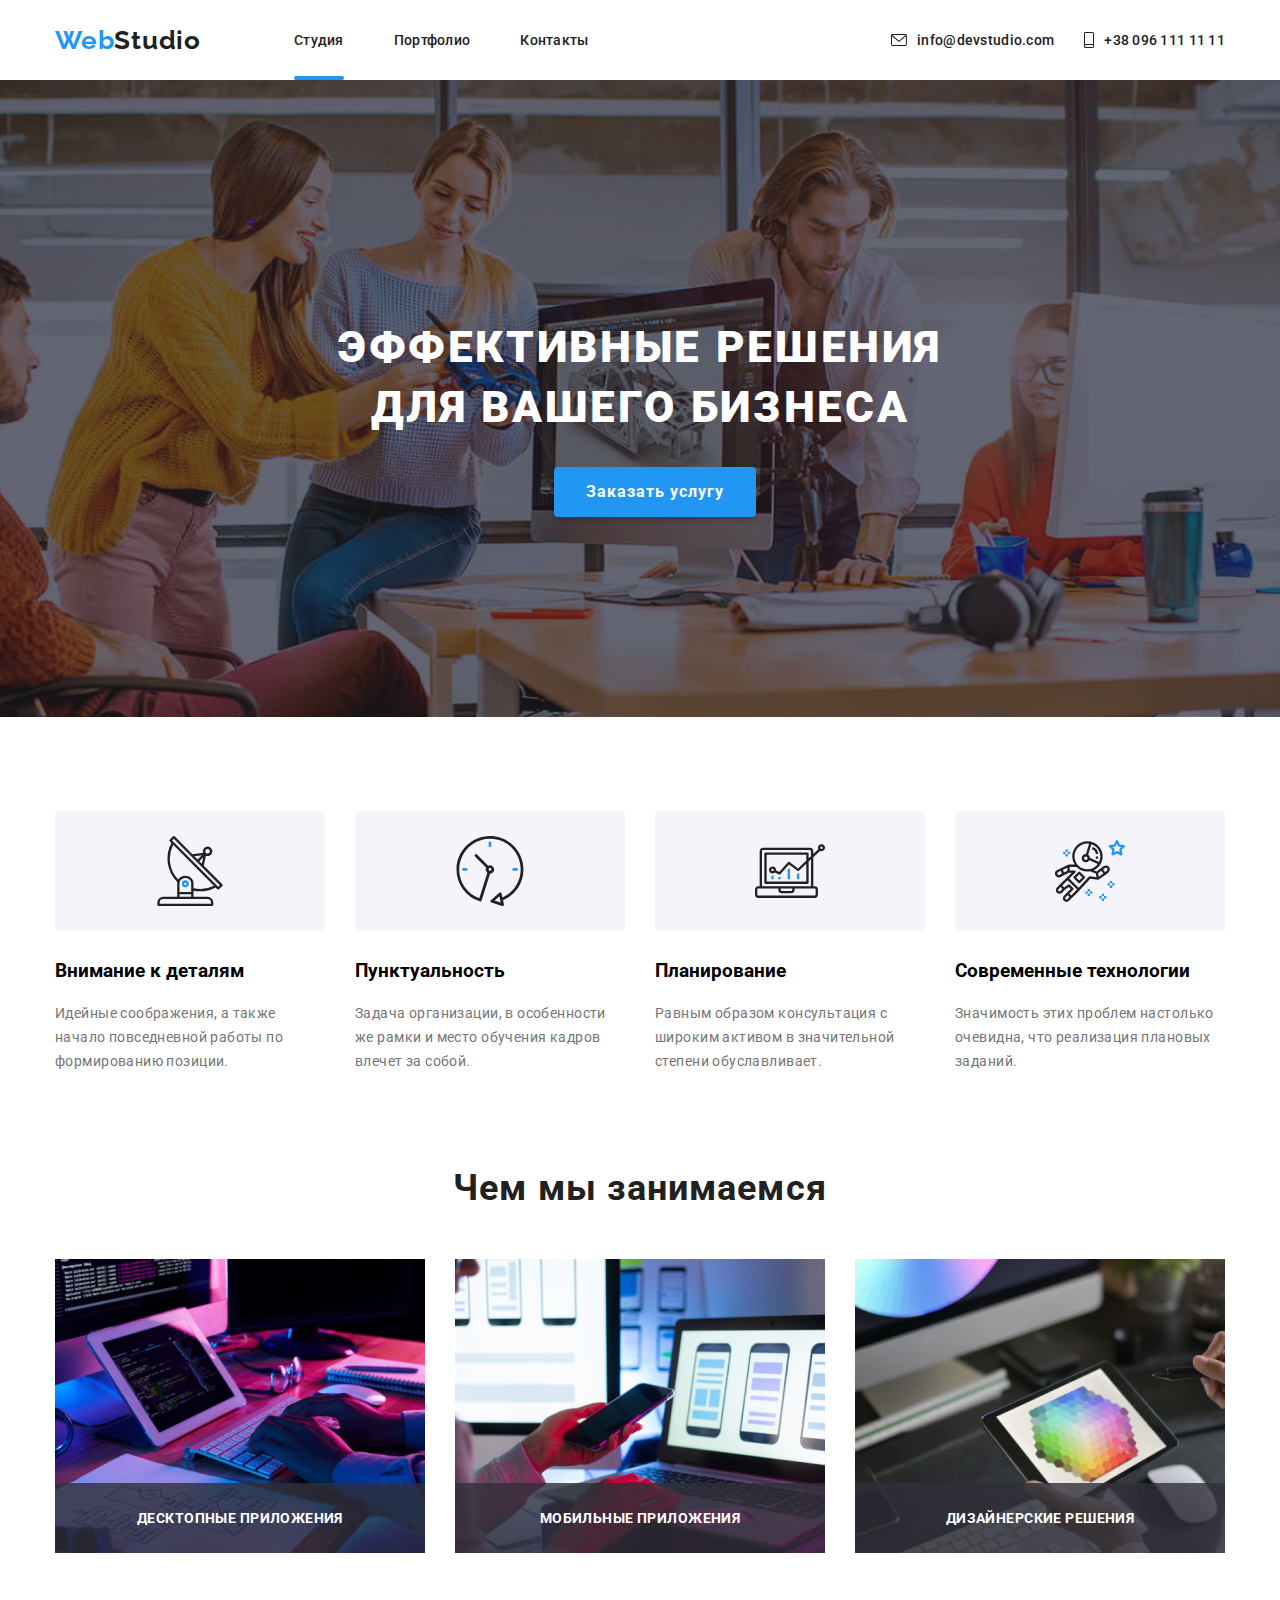
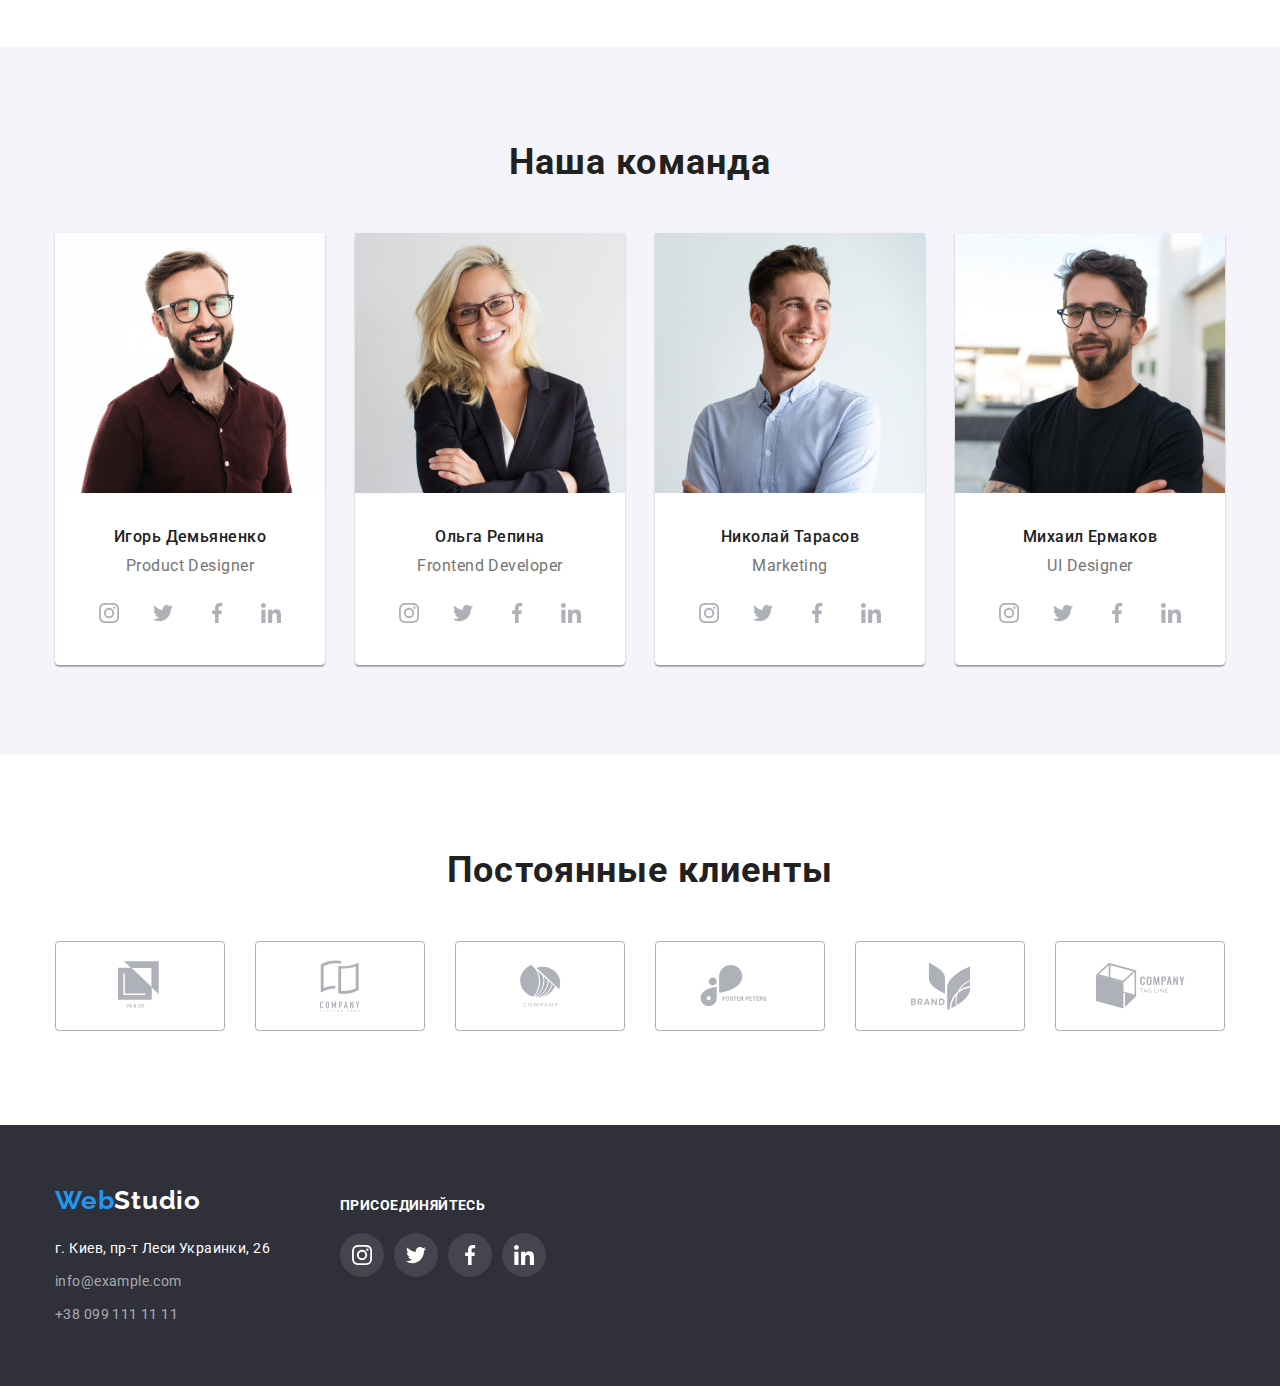
<file: index.html>
<!DOCTYPE html>
<html lang="en">

<head>
  <meta charset="UTF-8" />
  <meta name="viewport" content="width=device-width, initial-scale=1.0" />
  <link href="https://fonts.googleapis.com/css2?family=Raleway:wght@700&family=Roboto:wght@400;500;700;900&display=swap"
    rel="stylesheet" />
  <link rel="stylesheet"
    href="https://cdnjs.cloudflare.com/ajax/libs/modern-normalize/0.7.0/modern-normalize.min.css" />
  <link rel="stylesheet" href="./css/styles.css" />

  <title>Studio</title>
</head>

<body>
  <header class="header">
    <div class="container">
      <a href="./index.html" class="header-logo"> Web<span>Studio</span> </a>
      <nav class="navigation-links">
        <ul class="header-links">
          <li>
            <a href="./index.html" class="active">Студия</a>
          </li>
          <li>
            <a href="./portfolio.html">Портфолио</a>
          </li>
          <li>
            <a href="#">Контакты</a>
          </li>
        </ul>
      </nav>
      <div class="navigation-contacts">
        <ul class="header-contacts">
          <li>
            <a href="mailto:"> <svg width="16" height="12">
                <use href="./images/sprite.svg#icon-envelope"></use>
              </svg>info@devstudio.com</a>
          </li>
          <li>
            <a href="tel:+"> <svg width="10" height="16">
                <use href="./images/sprite.svg#icon-smartphone"></use>
              </svg>+38 096 111 11 11</a>
          </li>
        </ul>
      </div>
    </div>
  </header>
  <main>
    <section class="hero">
      <div class="container">
        <h2>
          Эффективные решения<br />
          для вашего бизнеса
        </h2>
        <div class="container">
          <button class="hero-button" data-modal-open>Заказать услугу</button>
        </div>
      </div>
    </section>

    <section class="features">
      <div class="container">
        <ul>
          <li>
            <div class="features-image">
              <svg width="70" height="70">
                <use href="./images/sprite.svg#icon-antenna"></use>
              </svg>
            </div>
            <h3>Внимание к деталям</h3>
            <p class="features-info">
              Идейные соображения, а также начало повседневной работы по
              формированию позиции.
            </p>
          </li>
          <li>
            <div class="features-image">
              <svg width="70" height="70">
                <use href="./images/sprite.svg#icon-clock"></use>
              </svg>
            </div>
            <h3>Пунктуальность</h3>
            <p class="features-info">
              Задача организации, в особенности же рамки и место обучения
              кадров влечет за собой.
            </p>
          </li>
          <li>
            <div class="features-image">
              <svg width="70" height="70">
                <use href="./images/sprite.svg#icon-diagram"></use>
              </svg>
            </div>
            <h3>Планирование</h3>
            <p class="features-info">
              Равным образом консультация с широким активом в значительной
              степени обуславливает.
            </p>
          </li>
          <li>
            <div class="features-image">
              <svg width="70" height="70">
                <use href="./images/sprite.svg#icon-astronaut"></use>
              </svg>
            </div>
            <h3>Современные технологии</h3>
            <p class="features-info">
              Значимость этих проблем настолько очевидна, что реализация
              плановых заданий.
            </p>
          </li>
        </ul>
      </div>
    </section>
    <section class="our-work">
      <div class="container">
        <h2>Чем мы занимаемся</h2>
        <ul class="our-work-list">
          <li>
            <div class="our-work-list-image">
              <img src="./images/img.jpg" alt="keyboard" width="370" />
              <div class="our-work-list-overlay">
                <h3>Десктопные приложения</h3>
              </div>
            </div>

          </li>
          <li>
            <div class="our-work-list-image">
              <img src="./images/img1.jpg" alt="laptop" width="370" />
              <div class="our-work-list-overlay">
                <h3>Мобильные приложения</h3>
              </div>
            </div>
          </li>
          <li>
            <div class="our-work-list-image">
              <img src="./images/img2.jpg" alt="tablet" width="370" />
              <div class="our-work-list-overlay">
                <h3>Дизайнерские решения</h3>
              </div>
            </div>
          </li>
        </ul>
      </div>
    </section>
    <section class="our-team">
      <div class="container">
        <h2>Наша команда</h2>
        <div class="members">
          <ul>
            <li class="member">
              <img src="./images/img3.jpg" alt="Igor" width="270" />
              <div class="member-info">
                <p class="member-name">Игорь Демьяненко</p>
                <p class="member-profession">Product Designer</p>
                <ul class="member-social-links">
                  <li>
                    <a href="" class="member-social-link">
                      <svg width="20" height="20">
                        <use href="./images/sprite.svg#icon-instagram-1"></use>
                      </svg>
                    </a>
                  </li>
                  <li>
                    <a href="" class="member-social-link">
                      <svg width="20" height="20">
                        <use href="./images/sprite.svg#icon-twitter-1"></use>
                      </svg>
                    </a>
                  </li>
                  <li>
                    <a href="" class="member-social-link">
                      <svg width="20" height="20">
                        <use href="./images/sprite.svg#icon-facebook-1"></use>
                      </svg>
                    </a>
                  </li>
                  <li>
                    <a href="" class="member-social-link">
                      <svg width="20" height="20">
                        <use href="./images/sprite.svg#icon-linkedin-1"></use>
                      </svg>
                    </a>
                  </li>
                </ul>
              </div>
            </li>

            <li class="member">
              <img src="./images/img4.jpg" alt="Olga" width="270" />
              <div class="member-info">
                <p class="member-name">Ольга Репина</p>
                <p class="member-profession">Frontend Developer</p>
                <ul class="member-social-links">
                  <li>
                    <a href="" class="member-social-link">
                      <svg width="20" height="20">
                        <use href="./images/sprite.svg#icon-instagram-1"></use>
                      </svg>
                    </a>
                  </li>
                  <li>
                    <a href="" class="member-social-link">
                      <svg width="20" height="20">
                        <use href="./images/sprite.svg#icon-twitter-1"></use>
                      </svg>
                    </a>
                  </li>
                  <li>
                    <a href="" class="member-social-link">
                      <svg width="20" height="20">
                        <use href="./images/sprite.svg#icon-facebook-1"></use>
                      </svg>
                    </a>
                  </li>
                  <li>
                    <a href="" class="member-social-link">
                      <svg width="20" height="20">
                        <use href="./images/sprite.svg#icon-linkedin-1"></use>
                      </svg>
                    </a>
                  </li>
                </ul>
              </div>
            </li>

            <li class="member">
              <img src="./images/img5.jpg" alt="Nicolas" width="270" />
              <div class="member-info">
                <p class="member-name">Николай Тарасов</p>
                <p class="member-profession">Marketing</p>
                <ul class="member-social-links">
                  <li>
                    <a href="" class="member-social-link">
                      <svg width="20" height="20">
                        <use href="./images/sprite.svg#icon-instagram-1"></use>
                      </svg>
                    </a>
                  </li>
                  <li>
                    <a href="" class="member-social-link">
                      <svg width="20" height="20">
                        <use href="./images/sprite.svg#icon-twitter-1"></use>
                      </svg>
                    </a>
                  </li>
                  <li>
                    <a href="" class="member-social-link"> <svg width="20" height="20">
                        <use href="./images/sprite.svg#icon-facebook-1"></use>
                      </svg>
                    </a>
                  </li>
                  <li>
                    <a href="" class="member-social-link">
                      <svg width="20" height="20">
                        <use href="./images/sprite.svg#icon-linkedin-1"></use>
                      </svg>
                    </a>
                  </li>

                </ul>
              </div>
            </li>

            <li class="member">
              <img src="./images/img6.jpg" alt="Michael" width="270" />
              <div class="member-info">
                <p class="member-name">Михаил Ермаков</p>
                <p class="member-profession">UI Designer</p>
                <ul class="member-social-links">

                  <li>
                    <a href="" class="member-social-link">
                      <svg width="20" height="20">
                        <use href="./images/sprite.svg#icon-instagram-1"></use>
                      </svg>
                    </a>
                  </li>
                  <li>
                    <a href="" class="member-social-link">
                      <svg width="20" height="20">
                        <use href="./images/sprite.svg#icon-twitter-1"></use>
                      </svg>
                    </a>
                  </li>
                  <li>
                    <a href="" class="member-social-link">
                      <svg width="20" height="20">
                        <use href="./images/sprite.svg#icon-facebook-1"></use>
                      </svg>
                    </a>
                  </li>
                  <li>
                    <a href="" class="member-social-link">
                      <svg width="20" height="20">
                        <use href="./images/sprite.svg#icon-linkedin-1"></use>
                      </svg>
                    </a>
                  </li>
                </ul>
              </div>
            </li>
          </ul>
        </div>
      </div>
    </section>
    <section class="regular-customers">
      <div class="container">
        <h2>Постоянные клиенты</h2>
        <ul>
          <li>
            <a href="" class="regular-customers-logo">
              <svg width="45" height="50">
                <use href="./images/sprite.svg#icon-logo-1"></use>
              </svg>
            </a>
          </li>
          <li>
            <a href="" class="regular-customers-logo">
              <svg width="40" height="52">
                <use href="./images/sprite.svg#icon-logo-2"></use>
              </svg>
            </a>
          </li>
          <li>
            <a href="" class="regular-customers-logo">
              <svg width="41" height="42">
                <use href="./images/sprite.svg#icon-logo-3"></use>
              </svg>
            </a>
          </li>
          <li>
            <a href="" class="regular-customers-logo">
              <svg width="80" height="42">
                <use href="./images/sprite.svg#icon-logo-4"></use>
              </svg>
            </a>
          </li>
          <li>
            <a href="" class="regular-customers-logo">
              <svg width="59" height="47">
                <use href="./images/sprite.svg#icon-logo-5"></use>
              </svg>
            </a>
          </li>

          <li>
            <a href="" class="regular-customers-logo">
              <svg width="89" height="46">
                <use href="./images/sprite.svg#icon-logo-6"></use>
              </svg>
            </a>
          </li>
        </ul>
      </div>
    </section>
  </main>
  <footer class="footer">
    <div class="container">
      <div class="container-footer-info">
        <ul>
          <li>
            <a href="./index.html" class="footer-logo"> Web<span>Studio</span> </a>
          </li>
          <li>
            <address class="address">г. Киев, пр-т Леси Украинки, 26</address>
          </li>
          <li><a href="mailto:" class="footer-mail">info@example.com</a><br /></li>
          <li><a href="tel:+" class="footer-phone">+38 099 111 11 11</a></li>
        </ul>
      </div>
      <div class="container-footer-social">
        <h3 class="footer-join-us">Присоединяйтесь</h3>
        <ul class="footer-social-links">
          <li>
            <a href="" class="footer-social-link"><svg width="20" height="20">
                <use href="./images/sprite.svg#icon-instagram-2"></use>
              </svg> </a>
          </li>
          <li>
            <a href="" class="footer-social-link"><svg width="20" height="20">
                <use href="./images/sprite.svg#icon-twitter-2"></use>
              </svg> </a>
          </li>
          <li>
            <a href="" class="footer-social-link"><svg width="20" height="20">
                <use href="./images/sprite.svg#icon-facebook-2"></use>
              </svg> </a>
          </li>
          <li>
            <a href="" class="footer-social-link"><svg width="20" height="20">
                <use href="./images/sprite.svg#icon-linkedin-2"></use>
              </svg> </a>
          </li>
        </ul>
      </div>
    </div>
  </footer>
  <div class="backdrop is-hidden" data-modal>
    <div class="modal">
      <button class="modal-close" data-modal-close>
        <svg width="18" height="18">
          <use href="./images/sprite.svg#icon-modal-close"></use>
        </svg>
      </button>
    </div>
  </div>
  <script src="./js/modal.js"></script>
</body>

</html>
</file>
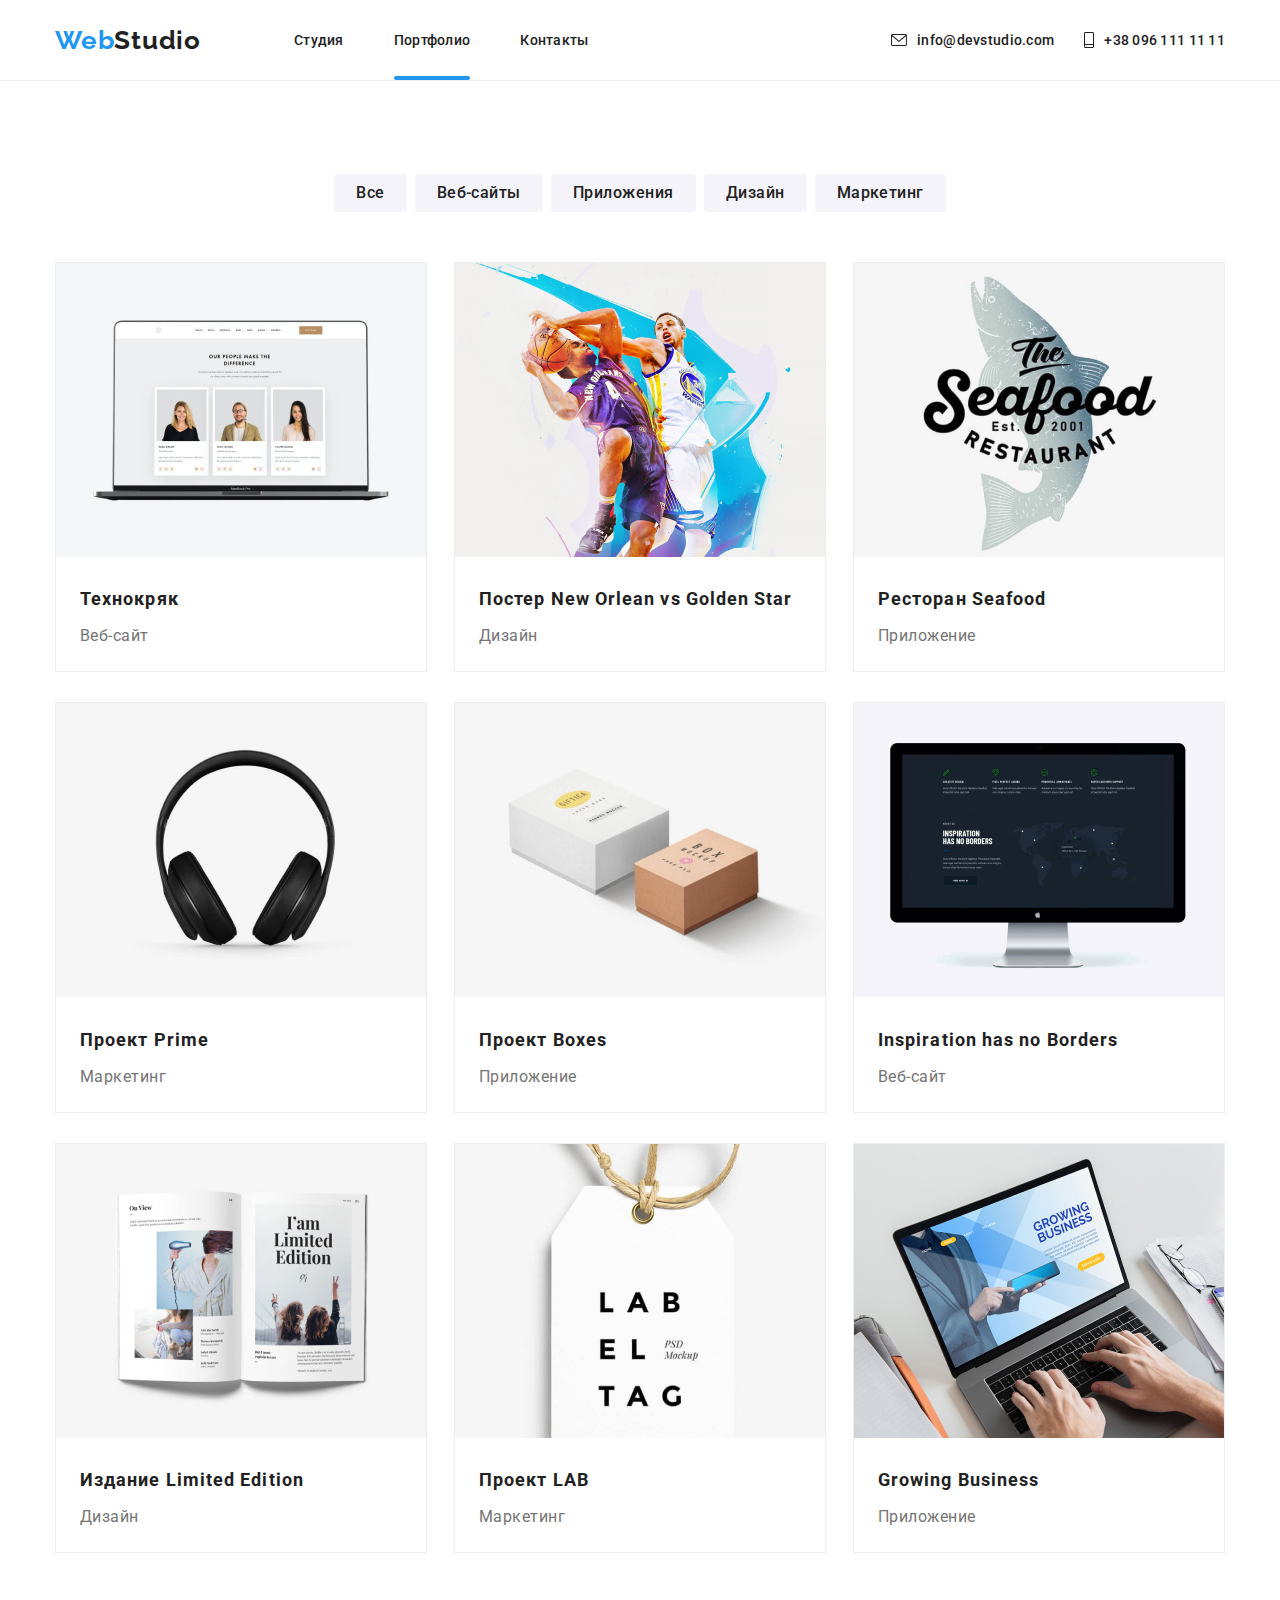
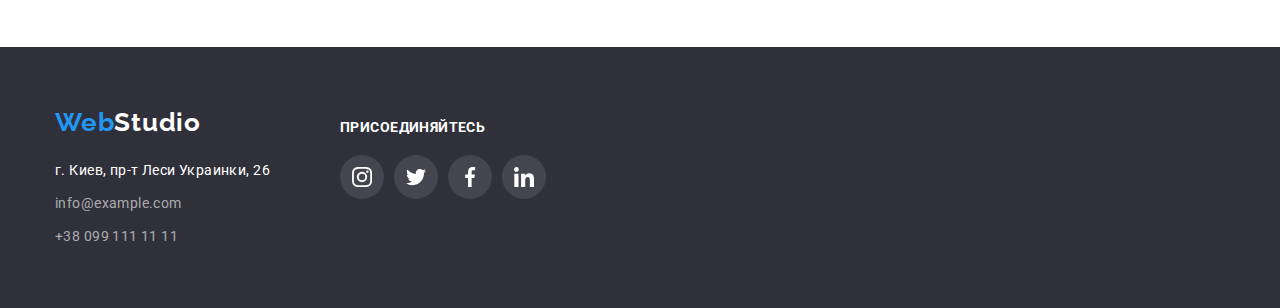
<file: portfolio.html>
<!DOCTYPE html>
<html lang="en">

<head>
  <meta charset="UTF-8" />
  <meta name="viewport" content="width=device-width, initial-scale=1.0" />
  <link rel="stylesheet"
    href="https://cdnjs.cloudflare.com/ajax/libs/modern-normalize/0.7.0/modern-normalize.min.css" />
  <link rel="stylesheet"
    href="https://cdnjs.cloudflare.com/ajax/libs/modern-normalize/1.0.0/modern-normalize.min.css" />
  <link rel="stylesheet" href="./css/styles.css" />
  <link href="https://fonts.googleapis.com/css2?family=Raleway:wght@700&family=Roboto:wght@400;500;700;900&display=swap"
    rel="stylesheet" />
  <title>Portfolio</title>
</head>

<body>
  <header class="header">
    <div class="container">
      <a href="./index.html" class="header-logo"> Web<span>Studio</span> </a>
      <nav class="navigation-links">
        <ul class="header-links">
          <li>
            <a href="./index.html">Студия</a>
          </li>
          <li>
            <a href="./portfolio.html" class="active">Портфолио</a>
          </li>
          <li>
            <a href="#">Контакты</a>
          </li>
        </ul>
      </nav>
      <div class="navigation-contacts">
        <ul class="header-contacts">
          <li>
            <a href="mailto:"> <svg width="16" height="12">
                <use href="./images/sprite.svg#icon-envelope"></use>
              </svg>info@devstudio.com</a>
          </li>
          <li>
            <a href="tel:+"> <svg width="10" height="16">
                <use href="./images/sprite.svg#icon-smartphone"></use>
              </svg>+38 096 111 11 11</a>
          </li>
        </ul>
      </div>
    </div>
  </header>
  <section class="portfolio-types">
    <div class="container">
      <h2>Portfolio types</h2>
      <ul>
        <li><a href="" class="portfolio-types-link">Все</a></li>
        <li><a href="" class="portfolio-types-link">Веб-сайты</a></li>
        <li><a href="" class="portfolio-types-link">Приложения</a></li>
        <li><a href="" class="portfolio-types-link">Дизайн</a></li>
        <li><a href="" class="portfolio-types-link">Маркетинг</a></li>
      </ul>
    </div>
  </section>
  <section class="portfolio-examples">
    <div class="container">
      <h2>Portfolio examples</h2>
      <ul>
        <li>
          <a href="">
            <div class="portfolio-image">
              <img src="./images/img-11.jpg" width="370" alt="Технокряк" />
              <div class="portfolio-image-overlay">
                <p>Технокряк это современная площадка распространения коронавируса. Компании используют эту платформу
                  для
                  цифрового
                  шпионажа и атак на защищённые сервера конкурентов.</p>
              </div>
            </div>
            <div class="portfolio-info">
              <p class="portfolio-name">Технокряк</p>
              <p class="portfolio-type">Веб-сайт</p>
            </div>
          </a>
        </li>
        <li>
          <a href="">
            <div class="portfolio-image">
              <img src="./images/img-12.jpg" width="370" alt="Постер New Orlean vs Golden Star" />
              <div class="portfolio-image-overlay">
                <p>Технокряк это современная площадка распространения коронавируса. Компании используют эту платформу
                  для
                  цифрового
                  шпионажа и атак на защищённые сервера конкурентов.</p>
              </div>
            </div>
            <div class="portfolio-info">
              <p class="portfolio-name">Постер New Orlean vs Golden Star</p>
              <p class="portfolio-type">Дизайн</p>
            </div>
          </a>
        </li>
        <li>
          <a href="">
            <div class="portfolio-image">
              <img src="./images/img-13.jpg" width="370" alt="Ресторан Seafood" />
              <div class="portfolio-image-overlay">
                <p>Технокряк это современная площадка распространения коронавируса. Компании используют эту платформу
                  для
                  цифрового
                  шпионажа и атак на защищённые сервера конкурентов.</p>
              </div>
            </div>
            <div class="portfolio-info">
              <p class="portfolio-name">Ресторан Seafood</p>
              <p class="portfolio-type">Приложение</p>
            </div>
          </a>
        </li>
        <li>
          <a href="">
            <div class="portfolio-image">
              <img src="./images/img-14.jpg" width="370" alt="Проект Prime" />
              <div class="portfolio-image-overlay">
                <p>Технокряк это современная площадка распространения коронавируса. Компании используют эту платформу
                  для
                  цифрового
                  шпионажа и атак на защищённые сервера конкурентов.</p>
              </div>
            </div>
            <div class="portfolio-info">
              <p class="portfolio-name">Проект Prime</p>
              <p class="portfolio-type">Маркетинг</p>
            </div>
          </a>
        </li>
        <li>
          <a href="">
            <div class="portfolio-image">
              <img src="./images/img-15.jpg" width="370" alt="Проект Boxes" />
              <div class="portfolio-image-overlay">
                <p>Технокряк это современная площадка распространения коронавируса. Компании используют эту платформу
                  для
                  цифрового
                  шпионажа и атак на защищённые сервера конкурентов.</p>
              </div>
            </div>
            <div class="portfolio-info">
              <p class="portfolio-name">Проект Boxes</p>
              <p class="portfolio-type">Приложение</p>
            </div>
          </a>
        </li>
        <li>
          <a href="">
            <div class="portfolio-image">
              <img src="./images/img-16.jpg" width="370" alt="Inspiration has no Borders" />
              <div class="portfolio-image-overlay">
                <p>Технокряк это современная площадка распространения коронавируса. Компании используют эту платформу
                  для
                  цифрового
                  шпионажа и атак на защищённые сервера конкурентов.</p>
              </div>
            </div>
            <div class="portfolio-info">
              <p class="portfolio-name">Inspiration has no Borders</p>
              <p class="portfolio-type">Веб-сайт</p>
            </div>
          </a>
        </li>
        <li>
          <a href="">
            <div class="portfolio-image">
              <img src="./images/img-17.jpg" width="370" alt="Издание Limited Edition" />
              <div class="portfolio-image-overlay">
                <p>Технокряк это современная площадка распространения коронавируса. Компании используют эту платформу
                  для
                  цифрового
                  шпионажа и атак на защищённые сервера конкурентов.</p>
              </div>
            </div>
            <div class="portfolio-info">
              <p class="portfolio-name">Издание Limited Edition</p>
              <p class="portfolio-type">Дизайн</p>
            </div>
          </a>
        </li>
        <li>
          <a href="">
            <div class="portfolio-image">
              <img src="./images/img-18.jpg" width="370" alt="Проект LAB" />
              <div class="portfolio-image-overlay">
                <p>Технокряк это современная площадка распространения коронавируса. Компании используют эту платформу
                  для
                  цифрового
                  шпионажа и атак на защищённые сервера конкурентов.</p>
              </div>
            </div>
            <div class="portfolio-info">
              <p class="portfolio-name">Проект LAB</p>
              <p class="portfolio-type">Маркетинг</p>
            </div>
          </a>
        </li>
        <li>
          <a href="">
            <div class="portfolio-image">
              <img src="./images/img-19.jpg" width="370" alt="Growing Business" />
              <div class="portfolio-image-overlay">
                <p>Технокряк это современная площадка распространения коронавируса. Компании используют эту платформу
                  для
                  цифрового
                  шпионажа и атак на защищённые сервера конкурентов.</p>
              </div>
            </div>
            <div class="portfolio-info">
              <p class="portfolio-name">Growing Business</p>
              <p class="portfolio-type">Приложение</p>
            </div>
          </a>
        </li>
      </ul>
    </div>
  </section>
  <footer class="footer">
    <div class="container">
      <div class="container-footer-info">
        <ul>
          <li><a href="./index.html" class="footer-logo"> Web<span>Studio</span> </a></li>
          <li>
            <address class="address">г. Киев, пр-т Леси Украинки, 26</address>
          </li>
          <li><a href="mailto:" class="footer-mail">info@example.com</a><br /></li>
          <li><a href="tel:+" class="footer-phone">+38 099 111 11 11</a></li>
        </ul>
      </div>
      <div class="container-footer-social">
        <h3 class="footer-join-us">Присоединяйтесь</h3>
        <ul class="footer-social-links">
          <li>
            <a href="" class="footer-social-link"><svg width="20" height="20">
                <use href="./images/sprite.svg#icon-instagram-2"></use>
              </svg> </a>
          </li>
          <li>
            <a href="" class="footer-social-link"><svg width="20" height="20">
                <use href="./images/sprite.svg#icon-twitter-2"></use>
              </svg> </a>
          </li>
          <li>
            <a href="" class="footer-social-link"><svg width="20" height="20">
                <use href="./images/sprite.svg#icon-facebook-2"></use>
              </svg> </a>
          </li>
          <li>
            <a href="" class="footer-social-link"><svg width="20" height="20">
                <use href="./images/sprite.svg#icon-linkedin-2"></use>
              </svg> </a>
          </li>
        </ul>
      </div>
    </div>
  </footer>
</body>

</html>
</file>
<file: css/styles.css>
/*---------------------------------------------------------- Html */
html {
  box-sizing: border-box;
}
*,
*::before,
*::after {
  box-sizing: inherit;
}
/*---------------------------------------------------------- Body */
body {
  font-family: 'Roboto', sans-serif;
  font-style: normal;
}
a {
  text-decoration: none;
}
ul {
  list-style: none;
  padding: 0px;
  margin: 0px;
}

/*---------------------------------------------------------- Header */
.header {
  background: #ffffff;
  border-bottom: 1px solid #ececec;
  margin-bottom: -1px;
}
.header .container {
  display: flex;
  flex-direction: row;
  align-self: center;
}
.container {
  margin: auto;
  width: 1200px;
  padding: 0px 15px 0px 15px;
}
.header-logo {
  align-self: center;
  margin-right: 93px;
  font-family: 'Raleway', sans-serif;
  font-weight: bold;
  font-size: 26px;
  line-height: 31px;
  letter-spacing: 0.03em;
  text-decoration: none;
  color: #2196f3;
}
.header-logo span {
  color: #212121;
}
.navigation-links {
  align-self: center;
}
.navigation-contacs {
  align-self: center;
  margin-left: auto;
}
.header-links {
  display: flex;
  flex-direction: row;
}
.header-links > li + li {
  margin-left: 50px;
}
.header-links a,
.header-contacts a {
  position: relative;
  align-self: center;
  padding-top: 32px;
  padding-bottom: 32px;
  transition: color 250ms cubic-bezier(0.4, 0, 0.2, 1);
}
.active::after {
  position: absolute;
  content: '';
  width: 100%;
  height: 4px;
  border-radius: 2px;
  background: #2196f3;
  bottom: 0px;
  left: 0px;
}
.navigation-contacts {
  margin-left: auto;
}
.header-contacts {
  display: flex;
  flex-direction: row;
}
.header-contacts > li + li {
  margin-left: 30px;
}
.header-contacts svg {
  margin-right: 10px;
  fill: currentColor;
}
.navigation-links a,
.navigation-contacts a {
  display: flex;
  align-items: center;
  font-weight: 500;
  font-size: 14px;
  line-height: 16px;
  letter-spacing: 0.02em;
  color: #212121;
}
.header-links a:hover,
.header-contacts a:hover {
  color: #2196f3;
}

/*---------------------------------------------------------- Main */
.hero {
  background: linear-gradient(
      to right,
      rgba(47, 48, 58, 0.4),
      rgba(47, 48, 58, 0.4)
    ),
    url(../images/hero-image.jpg);
  background-repeat: no-repeat;
  background-size: cover;
  background-position: center;
  padding-top: 200px;
  padding-bottom: 200px;
  text-align: center;
}
.hero > .container > h2 {
  margin-bottom: 30px;
  font-weight: 900;
  font-size: 44px;
  line-height: 60px;
  text-align: center;
  letter-spacing: 0.06em;
  text-transform: uppercase;
  color: #ffffff;
}

.hero-button {
  display: inline-block;
  min-width: 200px;
  padding: 10px 32px;
  font-weight: bold;
  font-size: 16px;
  line-height: 30px;
  letter-spacing: 0.06em;
  color: #ffffff;
  background: #2196f3;
  border: transparent;
  box-shadow: 0px 4px 4px rgba(0, 0, 0, 0.15);
  border-radius: 4px;
}
.features {
  background: #ffffff;
  padding-top: 94px;
}
.container > ul {
  display: flex;
  flex-direction: row;
  justify-content: space-between;
}
.features-image {
  padding: 25px 100px;
  height: 120px;
  width: 270px;
  background: #f5f4fa;
  border-radius: 4px;
  margin-bottom: 30px;
}
.features > ul > li > h3 {
  font-weight: bold;
  font-size: 14px;
  line-height: 16px;
  letter-spacing: 0.03em;
  text-transform: uppercase;
  color: #212121;
  margin: 0px;
  margin-bottom: 10px;
}
.features-info {
  font-weight: normal;
  font-size: 14px;
  line-height: 24px;
  letter-spacing: 0.03em;
  color: #757575;
  width: 270px;
  margin: 0px;
}
.our-work {
  background: #ffffff;
  padding: 94px 0px 94px 0px;
}

.our-work > .container > h2,
.our-team > .container > h2,
.regular-customers > .container > h2 {
  font-style: normal;
  font-weight: bold;
  font-size: 36px;
  line-height: 42px;
  text-align: center;
  letter-spacing: 0.03em;
  color: #212121;
  margin: 0px 0px 50px 0px;
}
.our-work-list {
  display: flex;
  flex-direction: row;
  justify-content: space-between;
}
.our-work-list-image {
  height: 294px;
  position: relative;
}
.our-work-list-overlay {
  position: absolute;
  left: 0px;
  bottom: 0px;
  width: 100%;
  padding-top: 27px;
  padding-bottom: 27px;
  background: rgba(47, 48, 58, 0.8);
}
.our-work-list-overlay h3 {
  margin-top: 0px;
  text-align: center;
  font-size: 14px;
  line-height: 16px;
  margin-bottom: 0px;
  letter-spacing: 0.03em;
  text-transform: uppercase;
  color: #ffffff;
}

.our-team {
  padding: 94px 0px 90px 0px;
  background: #f5f4fa;
}
.members > ul {
  display: flex;
  flex-direction: row;
  justify-content: space-between;
}
.member {
  width: 270px;
  background: #ffffff;
  box-shadow: 0px 1px 3px rgba(0, 0, 0, 0.12), 0px 1px 1px rgba(0, 0, 0, 0.14),
    0px 2px 1px rgba(0, 0, 0, 0.2);
  border-radius: 0px 0px 4px 4px;
}
.member-info {
  padding: 30px 0px 30px 0px;
}
.member-name {
  margin: 0px 0px 10px 0px;
  font-weight: 500;
  font-size: 16px;
  line-height: 19px;
  text-align: center;
  letter-spacing: 0.03em;
  color: #212121;
}
.member-profession {
  margin: 0px 0px 16px 0px;
  font-weight: normal;
  font-size: 16px;
  line-height: 19px;
  text-align: center;
  letter-spacing: 0.03em;
  color: #757575;
}
/*---------------------------------------------------------- Member Social Icons */
.member-social-links {
  display: flex;
  flex-direction: row;
  justify-content: space-between;
  padding-left: 32px;
  padding-right: 32px;
}
.member-social-link {
  color: #ffffff;
  height: 44px;
  width: 44px;
  border-radius: 50%;
}
.member-social-link {
  display: flex;
  align-items: center;
  justify-content: center;
  fill: #afb1b8;
  transition: background 250ms cubic-bezier(0.4, 0, 0.2, 1);
}
.member-social-link:hover {
  background: #2196f3;
  fill: currentColor;
}
.member-social-link {
  padding: 12px;
}
/*---------------------------------------------------------- Regular Customers */

.regular-customers {
  padding: 94px 0px;
}
.regular-customers-logo {
  display: flex;
  align-items: center;
  justify-content: center;
  height: 90px;
  width: 170px;
  border: 1px solid #afb1b8;
  border-radius: 4px;
  color: #afb1b8;
  transition: border-color 250ms cubic-bezier(0.4, 0, 0.2, 1),
    color 250ms cubic-bezier(0.4, 0, 0.2, 1);
}
.regular-customers-logo > svg {
  fill: currentColor;
  transition: fill 250ms cubic-bezier(0.4, 0, 0.2, 1);
}
.regular-customers-logo:hover {
  cursor: pointer;
  border-color: #2196f3;
  color: #2196f3;
}

/*---------------------------------------------------------- Footer */
.footer {
  padding: 60px 0px 60px 0px;
  background: #2f303a;
}
.footer .container {
  display: flex;
}
.container-footer-info {
  margin-right: 70px;
}
.footer-logo {
  display: inline-block;
  font-family: 'Raleway', sans-serif;
  font-weight: bold;
  font-size: 26px;
  line-height: 31px;
  letter-spacing: 0.03em;
  text-decoration: none;
  color: #2196f3;
  margin-bottom: 20px;
}
.footer-logo span {
  color: #ffffff;
}
.address {
  font-style: normal;
  font-weight: normal;
  font-size: 14px;
  line-height: 24px;
  letter-spacing: 0.03em;
  color: #ffffff;
  margin-bottom: 9px;
}
.footer-mail {
  display: inline-block;
  font-weight: normal;
  font-size: 14px;
  line-height: 24px;
  letter-spacing: 0.03em;
  color: rgba(255, 255, 255, 0.6);
  margin-bottom: 9px;
}
.footer-phone {
  display: inline-block;
  font-weight: normal;
  font-size: 14px;
  line-height: 24px;
  letter-spacing: 0.03em;
  color: rgba(255, 255, 255, 0.6);
}
.container-footer-social {
  padding-top: 12px;
}
.footer-join-us {
  font-size: 14px;
  line-height: 16px;
  letter-spacing: 0.03em;
  text-transform: uppercase;
  color: #ffffff;
  margin: 0px 0px 20px 0px;
}
.footer-social-links {
  display: flex;
  flex-direction: row;
}
.footer-social-link {
  background: rgba(255, 255, 255, 0.1);
  height: 44px;
  width: 44px;
  border-radius: 50%;
  display: flex;
  align-items: center;
  justify-content: center;
  transition: background 250ms cubic-bezier(0.4, 0, 0.2, 1);
}
.footer-social-link a {
  margin: 0px;
}
.footer-social-link:hover {
  background: #2196f3;
}
.footer-social-links > li + li {
  margin-left: 10px;
}
/*---------------------------------------------------------- Modal Window */
.backdrop {
  top: 0px;
  left: 0px;
  position: fixed;
  width: 100%;
  height: 100%;
  background: rgba(0, 0, 0, 0.2);
  opacity: 1;
  transition: opacity 600ms linear;
}
.backdrop.is-hidden .modal {
  transform: translate(-50%, -50%) rotate(360deg);
}
.backdrop.is-hidden {
  opacity: 0;
  pointer-events: none;
}
.modal {
  background-color: #ffffff;
  position: absolute;
  width: 528px;
  height: 581px;
  top: 50%;
  left: 50%;
  transform: translate(-50%, -50%) rotate(0deg);
  transition: transform 300ms linear;
  border-radius: 4px;
}
.modal-close {
  display: flex;
  align-items: center;
  justify-content: center;
  position: absolute;
  top: 8px;
  right: 8px;
  width: 30px;
  height: 30px;
  border-radius: 50%;
  background: #ffffff;
  border: 1px solid rgba(0, 0, 0, 0.1);
}
/*---------------------------------------------------------- Portfolio Styles */
.portfolio-types {
  padding: 94px 0px 50px 0px;
}
.portfolio-types > .container > h2 {
  display: none;
}
.portfolio-types > .container ul {
  display: flex;
  flex-direction: row;
  justify-content: center;
}
.portfolio-types li {
  margin-right: 8px;
}
.portfolio-types li:last-child {
  margin-right: 0px;
}
.portfolio-types-link {
  display: block;
  font-style: normal;
  font-weight: 500;
  font-size: 16px;
  line-height: 26px;
  text-align: center;
  letter-spacing: 0.03em;
  color: #212121;
  background: #f5f4fa;
  border-radius: 4px;
  padding: 6px 22px;
  transition: color 250ms cubic-bezier(0.4, 0, 0.2, 1),
    background 250ms cubic-bezier(0.4, 0, 0.2, 1),
    box-shadow 250ms cubic-bezier(0.4, 0, 0.2, 1);
}
.portfolio-types-link:hover {
  background: #2196f3;
  box-shadow: 0px 3px 1px rgba(0, 0, 0, 0.1), 0px 1px 2px rgba(0, 0, 0, 0.08),
    0px 2px 2px rgba(0, 0, 0, 0.12);
  color: #ffffff;
}
.portfolio-examples {
  background: #ffffff;
  padding-bottom: 64px;
}
.portfolio-examples > .container > h2 {
  display: none;
}
.portfolio-examples > .container ul {
  display: flex;
  flex-direction: row;
  flex-wrap: wrap;
  justify-content: space-between;
}
.portfolio-examples > .container li {
  background: #ffffff;
  border: 1px solid #eeeeee;
  margin-bottom: 30px;
}
.portfolio-image {
  position: relative;
  overflow: hidden;
}
.portfolio-image-overlay {
  height: 100%;
  width: 100%;
  position: absolute;
  background: rgba(33, 150, 243, 0.9);
  font-size: 18px;
  line-height: 28px;
  letter-spacing: 0.03em;
  color: #ffffff;
  padding: 63px 24px;
  transition: transform 250ms cubic-bezier(0.4, 0, 0.2, 1);
}
.portfolio-image-overlay p {
  margin: 0px;
}
.portfolio-examples li:hover .portfolio-image-overlay {
  transform: translatey(-100%);
}
.portfolio-examples .container li {
  transition: box-shadow 250ms cubic-bezier(0.4, 0, 0.2, 1);
}
.portfolio-examples .container li:hover {
  box-shadow: 0px 1px 1px rgba(0, 0, 0, 0.12), 0px 4px 4px rgba(0, 0, 0, 0.06),
    1px 4px 6px rgba(0, 0, 0, 0.16);
}
.portfolio-info {
  padding-top: 20px;
  padding-bottom: 20px;
  padding-left: 24px;
}
.portfolio-name {
  font-weight: bold;
  font-size: 18px;
  line-height: 36px;
  letter-spacing: 0.06em;
  color: #212121;
  margin: 0px 0px 4px 0px;
}

.portfolio-type {
  font-weight: normal;
  font-size: 16px;
  line-height: 30px;
  letter-spacing: 0.03em;
  color: #757575;
  margin: 0px;
}
</file>
